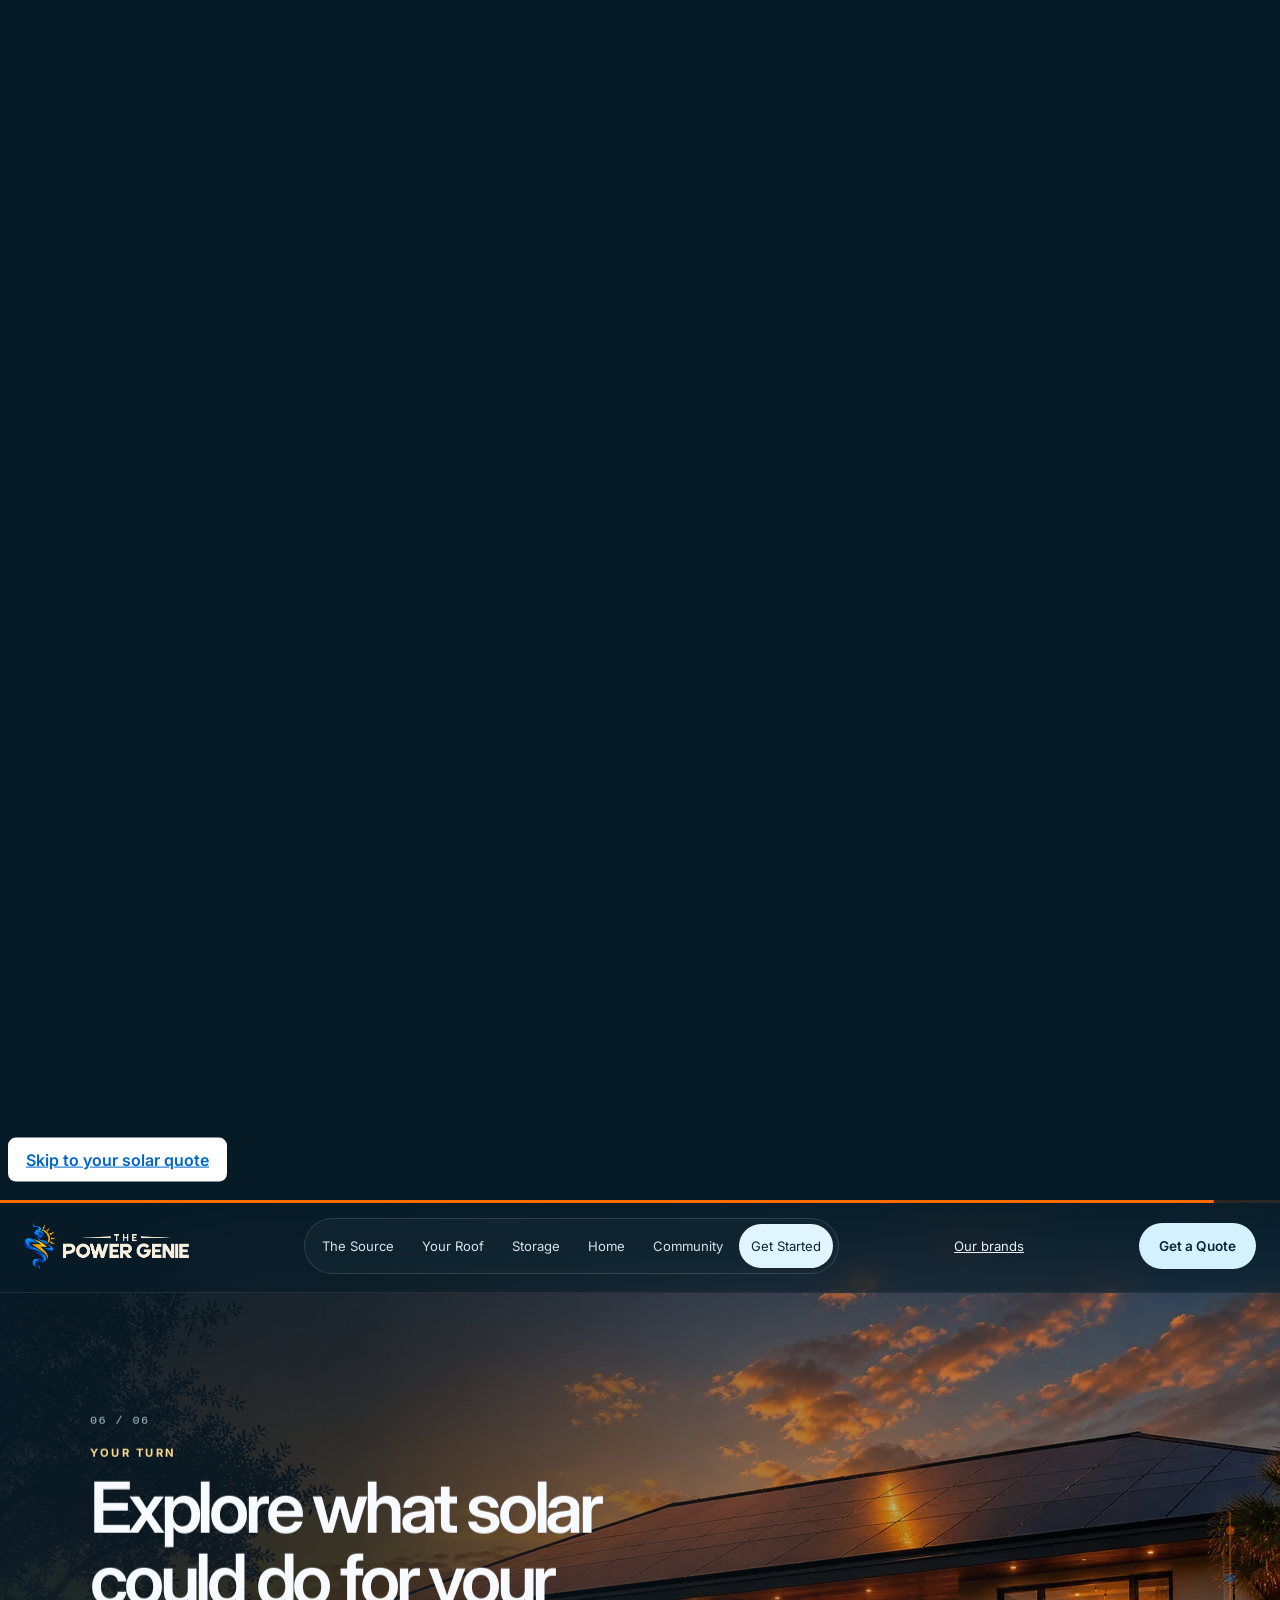
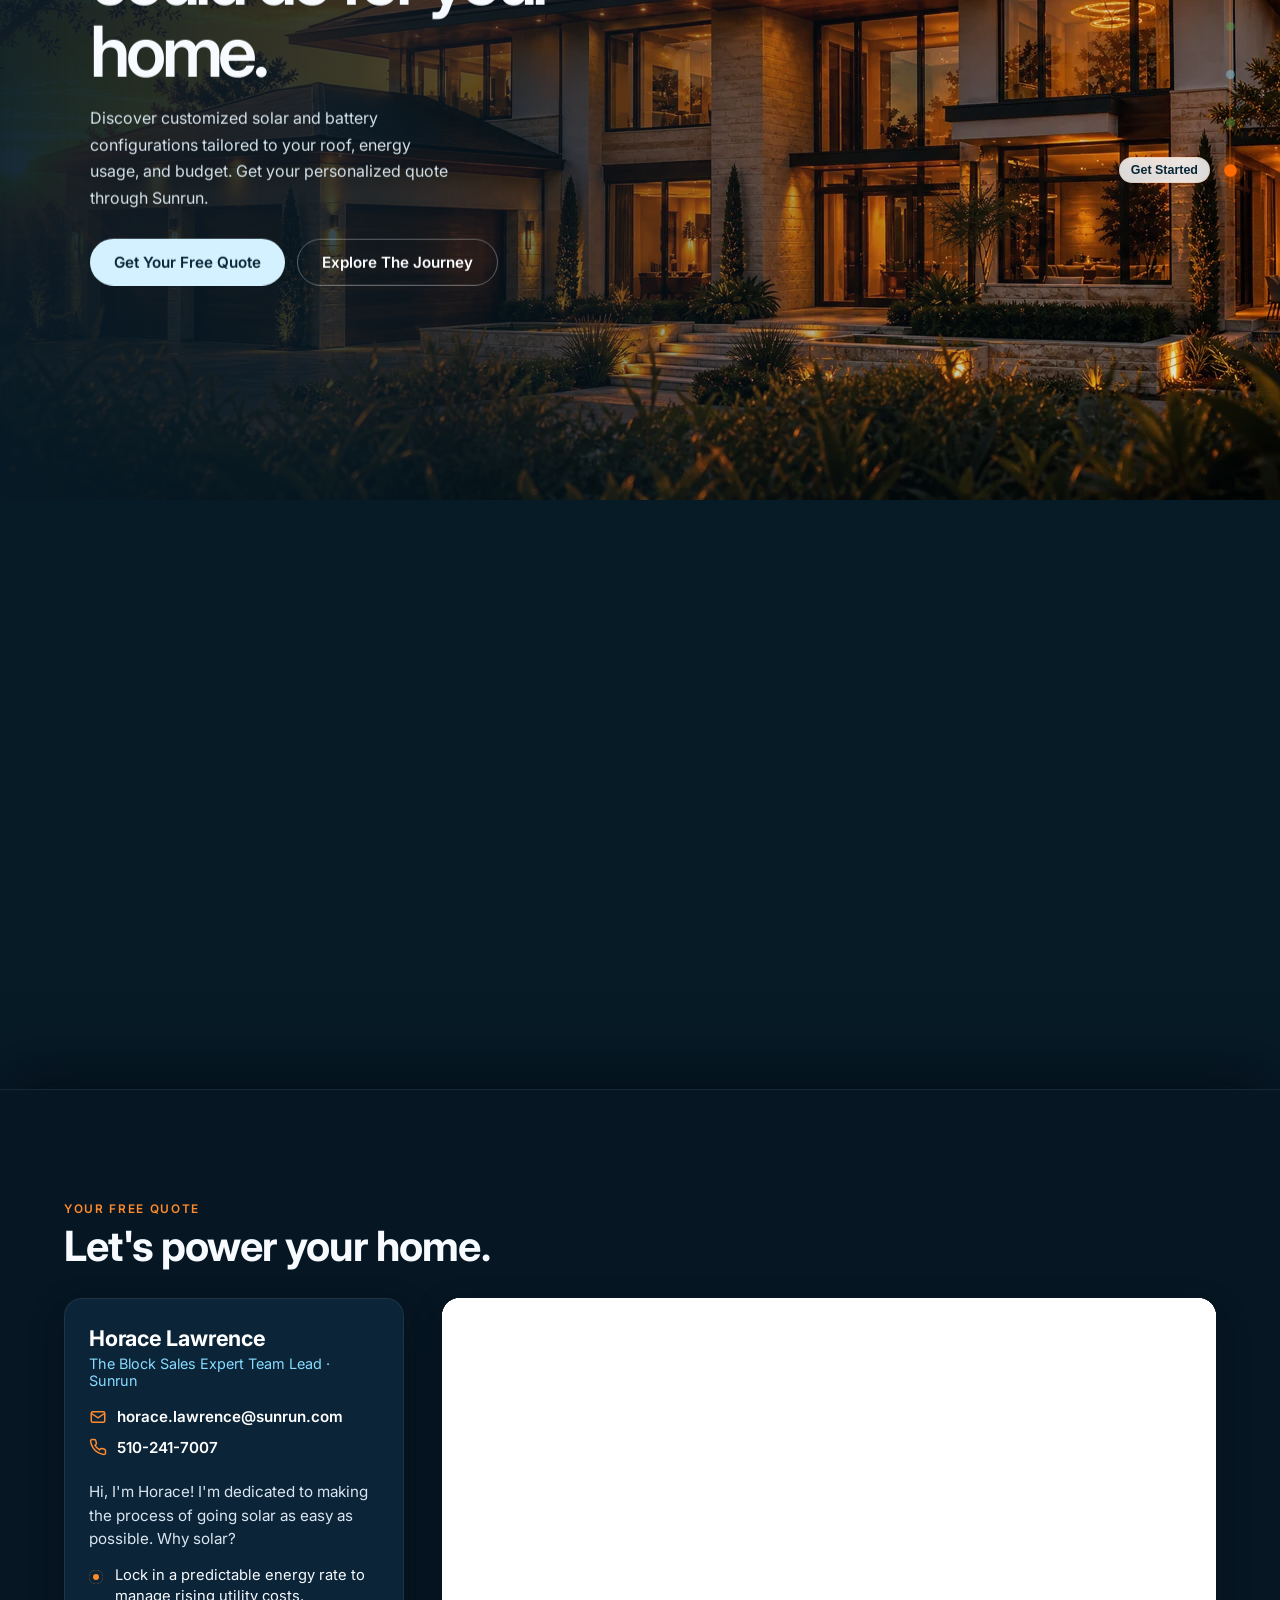
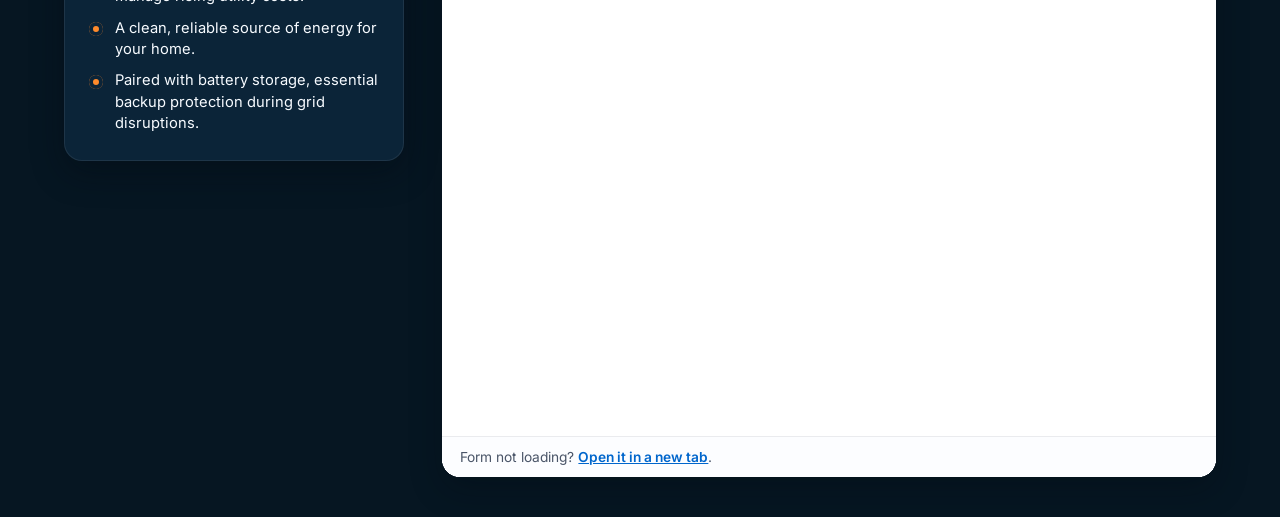
<file: index.html>
<!DOCTYPE html>
<html lang="en">
<head>
  <meta charset="UTF-8">
  <meta name="viewport" content="width=device-width, initial-scale=1.0, viewport-fit=cover">
  <title>THE POWER GENIE by Sunrun — Your Home, Powered by the Sun</title>
  <link rel="icon" type="image/png" href="assets/brand/power-genie-icon.png">
  <meta name="description" content="Scroll through the journey of solar energy — from the sun to your roof, battery, home, and community.">
  <link rel="preconnect" href="https://fonts.googleapis.com">
  <link rel="preconnect" href="https://fonts.gstatic.com" crossorigin>
  <link href="https://fonts.googleapis.com/css2?family=Inter:wght@400;500;600;700&display=swap" rel="stylesheet">
  <style>
    :root {
      --sw-bg: #071b27;
      --sw-ink: #f7fbff;
      --sw-ink-soft: #bed0dc;
      --sw-accent: #87dbff;
      --sw-font-display: 'Inter', ui-rounded, system-ui, sans-serif;
      --sw-font-body: 'Inter', -apple-system, BlinkMacSystemFont, system-ui, sans-serif;
    }
    .pg-skip-journey { position: fixed; top: 8px; left: 8px; z-index: 1000;
      padding: 12px 18px; background: #fff; color: #0066CC; border-radius: 8px;
      transform: translateY(-160%); font: 600 1rem var(--sw-font-body); }
    .pg-skip-journey:focus { transform: none; }
    /* Quote panel: scrolls up over the fixed film like a curtain once the last scene ends. */
    .quote-panel {
      position: relative; z-index: 45;            /* above stage, copy, route rail; below top bar */
      min-height: 100vh; min-height: 100dvh;
      padding: calc(clamp(84px, 10vw, 112px) + env(safe-area-inset-top)) clamp(16px, 5vw, 64px)
               calc(40px + env(safe-area-inset-bottom));
      background: #061622; color: #f7fbff;
      border-top: 1px solid rgba(255, 255, 255, 0.08);
      box-shadow: 0 -24px 48px rgba(3, 10, 18, .55);
      font-family: var(--sw-font-body);
    }
    .quote-panel:focus { outline: none; }        /* focused programmatically; the scroll is the cue */
    .quote-panel__eyebrow {
      margin: 0 0 8px; font-size: .74rem; font-weight: 600; letter-spacing: .14em;
      text-transform: uppercase; color: #FF8A2B;
    }
    .quote-panel h2 {
      margin: 0 0 28px; color: #f7fbff; font-family: var(--sw-font-display); font-weight: 700;
      font-size: clamp(1.7rem, 3.6vw, 2.6rem); letter-spacing: -.02em; line-height: 1.1;
    }
    .quote-panel__grid {
      display: grid; grid-template-columns: minmax(260px, 340px) 1fr; gap: clamp(20px, 3vw, 40px);
      align-items: start; max-width: 1280px;
    }
    .rep-card {
      background: #0b2438; color: #F7FBFF; border-radius: 18px; padding: 26px 24px;
      border: 1px solid rgba(255, 255, 255, 0.08);
      box-shadow: 0 12px 32px rgba(3, 10, 18, .4);
    }
    .rep-card__name { margin: 0; font-size: 1.35rem; font-weight: 700; letter-spacing: -.01em; color: #ffffff; }
    .rep-card__role { margin: 4px 0 18px; font-size: .9rem; color: #87dbff; }
    .rep-card__contact { display: grid; gap: 8px; margin: 0 0 20px; padding: 0; list-style: none; }
    .rep-card__contact a {
      display: inline-flex; align-items: center; gap: 10px; color: #FFFFFF; font-weight: 600;
      font-size: .95rem; text-decoration: none; word-break: break-all;
    }
    .rep-card__contact a:hover, .rep-card__contact a:focus-visible { text-decoration: underline; color: #87dbff; }
    .rep-card__contact svg { flex: none; width: 18px; height: 18px; color: #FF8A2B; }
    .rep-card__intro { margin: 0 0 14px; font-size: .95rem; line-height: 1.55; color: #D9E6F2; }
    .rep-card__why { display: grid; gap: 10px; margin: 0; padding: 0; list-style: none; }
    .rep-card__why li {
      position: relative; padding-left: 26px; font-size: .92rem; line-height: 1.45; color: #F7FBFF;
    }
    .rep-card__why li::before {
      content: ""; position: absolute; left: 0; top: .32em; width: 14px; height: 14px; border-radius: 50%;
      background: #FF8A2B; box-shadow: inset 0 0 0 4px #0b2438;
    }
    .quote-panel__formwrap {
      background: #FFFFFF; border-radius: 18px; overflow: hidden;
      box-shadow: 0 12px 32px rgba(3, 10, 18, .3);
    }
    .quote-panel__frame { display: block; width: 100%; height: min(900px, 82vh); height: min(900px, 82dvh); border: 0; background: #FFFFFF; }
    .quote-panel__alt {
      margin: 0; padding: 12px 18px; font-size: .86rem; color: #4A5568;
      border-top: 1px solid rgba(26, 26, 46, .08); background: #fcfdff;
    }
    .quote-panel__alt a { color: #0066CC; font-weight: 600; text-decoration: underline; }
    @media (max-width: 860px) {
      .quote-panel__grid { grid-template-columns: 1fr; }
    }
  </style>
  <link rel="stylesheet" href="experience.css">
</head>
<body>
  <a class="pg-skip-journey" href="#quote">Skip to your solar quote</a>
  <main id="world"></main>
  <!-- Phone-only: puts the quote CTA in thumb reach. Hidden until the scroll
       hint has faded, and again once the quote panel itself is on screen. -->
  <a class="pg-quote-dock" href="#quote">Get a Quote</a>
  <section class="quote-panel" id="quote" aria-labelledby="quote-title" tabindex="-1">
    <p class="quote-panel__eyebrow">Your free quote</p>
    <h2 id="quote-title">Let's power your home.</h2>
    <div class="quote-panel__grid">
      <aside class="rep-card" aria-label="Your Sunrun solar expert">
        <p class="rep-card__name">Horace Lawrence</p>
        <p class="rep-card__role">The Block Sales Expert Team Lead · Sunrun</p>
        <ul class="rep-card__contact">
          <li><a href="mailto:horace.lawrence@sunrun.com"><svg viewBox="0 0 24 24" fill="none" stroke="currentColor" stroke-width="2" aria-hidden="true"><rect x="3" y="5" width="18" height="14" rx="2"/><path d="m3 7 9 6 9-6"/></svg>horace.lawrence@sunrun.com</a></li>
          <li><a href="tel:+15102417007"><svg viewBox="0 0 24 24" fill="none" stroke="currentColor" stroke-width="2" aria-hidden="true"><path d="M22 16.9v3a2 2 0 0 1-2.2 2 19.8 19.8 0 0 1-8.6-3.1 19.5 19.5 0 0 1-6-6A19.8 19.8 0 0 1 2.1 4.2 2 2 0 0 1 4.1 2h3a2 2 0 0 1 2 1.7c.1.9.4 1.8.7 2.7a2 2 0 0 1-.5 2.1L8 9.8a16 16 0 0 0 6 6l1.3-1.3a2 2 0 0 1 2.1-.4c.9.3 1.8.6 2.7.7a2 2 0 0 1 1.7 2z"/></svg>510-241-7007</a></li>
        </ul>
        <p class="rep-card__intro">Hi, I'm Horace! I'm dedicated to making the process of going solar as easy as possible. Why solar?</p>
        <ul class="rep-card__why">
          <li>Lock in a predictable energy rate to manage rising utility costs.</li>
          <li>A clean, reliable source of energy for your home.</li>
          <li>Paired with battery storage, essential backup protection during grid disruptions.</li>
        </ul>
      </aside>
      <div class="quote-panel__formwrap">
        <iframe class="quote-panel__frame" title="Sunrun quote request form"
          data-src="https://sunrun.my.salesforce-sites.com/purl/?srep=/powergenie#form-group"
          referrerpolicy="strict-origin-when-cross-origin"></iframe>
        <p class="quote-panel__alt">Form not loading? <a href="https://sunrun.my.salesforce-sites.com/purl/?srep=/powergenie" target="_blank" rel="noopener">Open it in a new tab</a>.</p>
      </div>
    </div>
  </section>
  <noscript><p>Explore solar and battery options for your home. <a href="https://sunrun.my.salesforce-sites.com/purl/?srep=/powergenie">Get your quote from THE POWER GENIE</a>.</p></noscript>

  <script src="scrub-engine.js"></script>
  <script src="assets/vid/motion-profile.js"></script>
  <script src="power-genie-world.js"></script>
  <script>
    // Load Sunrun's page opened at its form (#form-group). Browsers may scroll the
    // parent page to that anchor when the frame loads, which would yank visitors
    // through the film, so any jump that wasn't caused by the visitor is undone.
    (() => {
      const frame = document.querySelector('.quote-panel__frame');
      if (!frame) return;
      let guardUntil = 0, lastY = scrollY, userUntil = 0;
      const allow = ms => { userUntil = Math.max(userUntil, performance.now() + ms); };
      // Wheel/touch scroll right away; clicks and keys can start long smooth scrolls.
      ['wheel', 'touchstart', 'touchmove'].forEach(ev => addEventListener(ev, () => allow(400), { passive: true }));
      ['keydown', 'pointerdown'].forEach(ev => addEventListener(ev, () => allow(2500), { passive: true }));
      window.allowQuoteScroll = allow;
      addEventListener('scroll', () => {
        const now = performance.now(), dy = Math.abs(scrollY - lastY);
        // Smooth scrolls (nav, "Get a Quote") move in small steps; the anchor jump is one big leap.
        if (now < guardUntil && now > userUntil && dy > 300) { scrollTo(0, lastY); return; }
        lastY = scrollY;
      }, { passive: true });
      const load = () => {
        if (frame.src) return;
        lastY = scrollY; guardUntil = performance.now() + 15000;
        frame.addEventListener('load', () => { guardUntil = performance.now() + 1500; }, { once: true });
        frame.src = frame.dataset.src;
      };
      if ('IntersectionObserver' in window) {
        const io = new IntersectionObserver(entries => {
          if (entries.some(e => e.isIntersecting)) { io.disconnect(); load(); }
        }, { rootMargin: '1200px 0px' });
        io.observe(frame);
      } else load();

      // If loaded directly with #quote hash, navigate directly
      if (location.hash === '#quote') {
        allow(6000);
        setTimeout(() => {
          const panel = document.getElementById('quote');
          if (panel) panel.scrollIntoView({ behavior: 'auto' });
        }, 150);
      }
    })();
  </script>
  <script>
    // "Get a Quote" buttons glide down to the embedded quote form.
    document.addEventListener('click', event => {
      const link = event.target.closest('a[href="#quote"]');
      if (!link) return;
      event.preventDefault();
      const reduce = window.matchMedia('(prefers-reduced-motion: reduce)').matches;
      if (window.allowQuoteScroll) window.allowQuoteScroll(4000);   // deliberate long scroll
      const panel = document.getElementById('quote');
      panel.scrollIntoView({ behavior: reduce ? 'auto' : 'smooth' });
      // preventDefault() above skips the fragment navigation, so move focus in by hand:
      // otherwise the next Tab stays in the film instead of entering the form.
      panel.focus({ preventScroll: true });
      if (location.hash !== '#quote') history.replaceState(null, '', '#quote');
    });

    // Show the phone dock once the engine's scroll hint has faded (it fades
    // across the first half viewport), and hide it again when the quote panel
    // is on screen, where a floating button would only cover the form.
    (() => {
      const dock = document.querySelector('.pg-quote-dock');
      if (!dock) return;
      const panel = document.getElementById('quote');
      let panelOnScreen = false;
      const update = () => {
        // display tells us whether the media queries allow the dock at all
        // (phone width, tall enough, not reading mode), so the bar's CTA is
        // only hidden when the dock really can take over from it.
        const usable = getComputedStyle(dock).display !== 'none';
        const on = usable && window.scrollY > innerHeight * 0.5 && !panelOnScreen;
        dock.classList.toggle('is-shown', on);
        document.documentElement.classList.toggle('pg-dock-on', on);
      };
      addEventListener('scroll', update, { passive: true });
      addEventListener('resize', update, { passive: true });
      if (panel && 'IntersectionObserver' in window) {
        new IntersectionObserver(([entry]) => {
          panelOnScreen = entry.isIntersecting;
          update();
        }, { rootMargin: '0px 0px -25% 0px' }).observe(panel);
      }
      update();
    })();
  </script>
  <script src="ecosystem.js"></script>
</body>
</html>
</file>
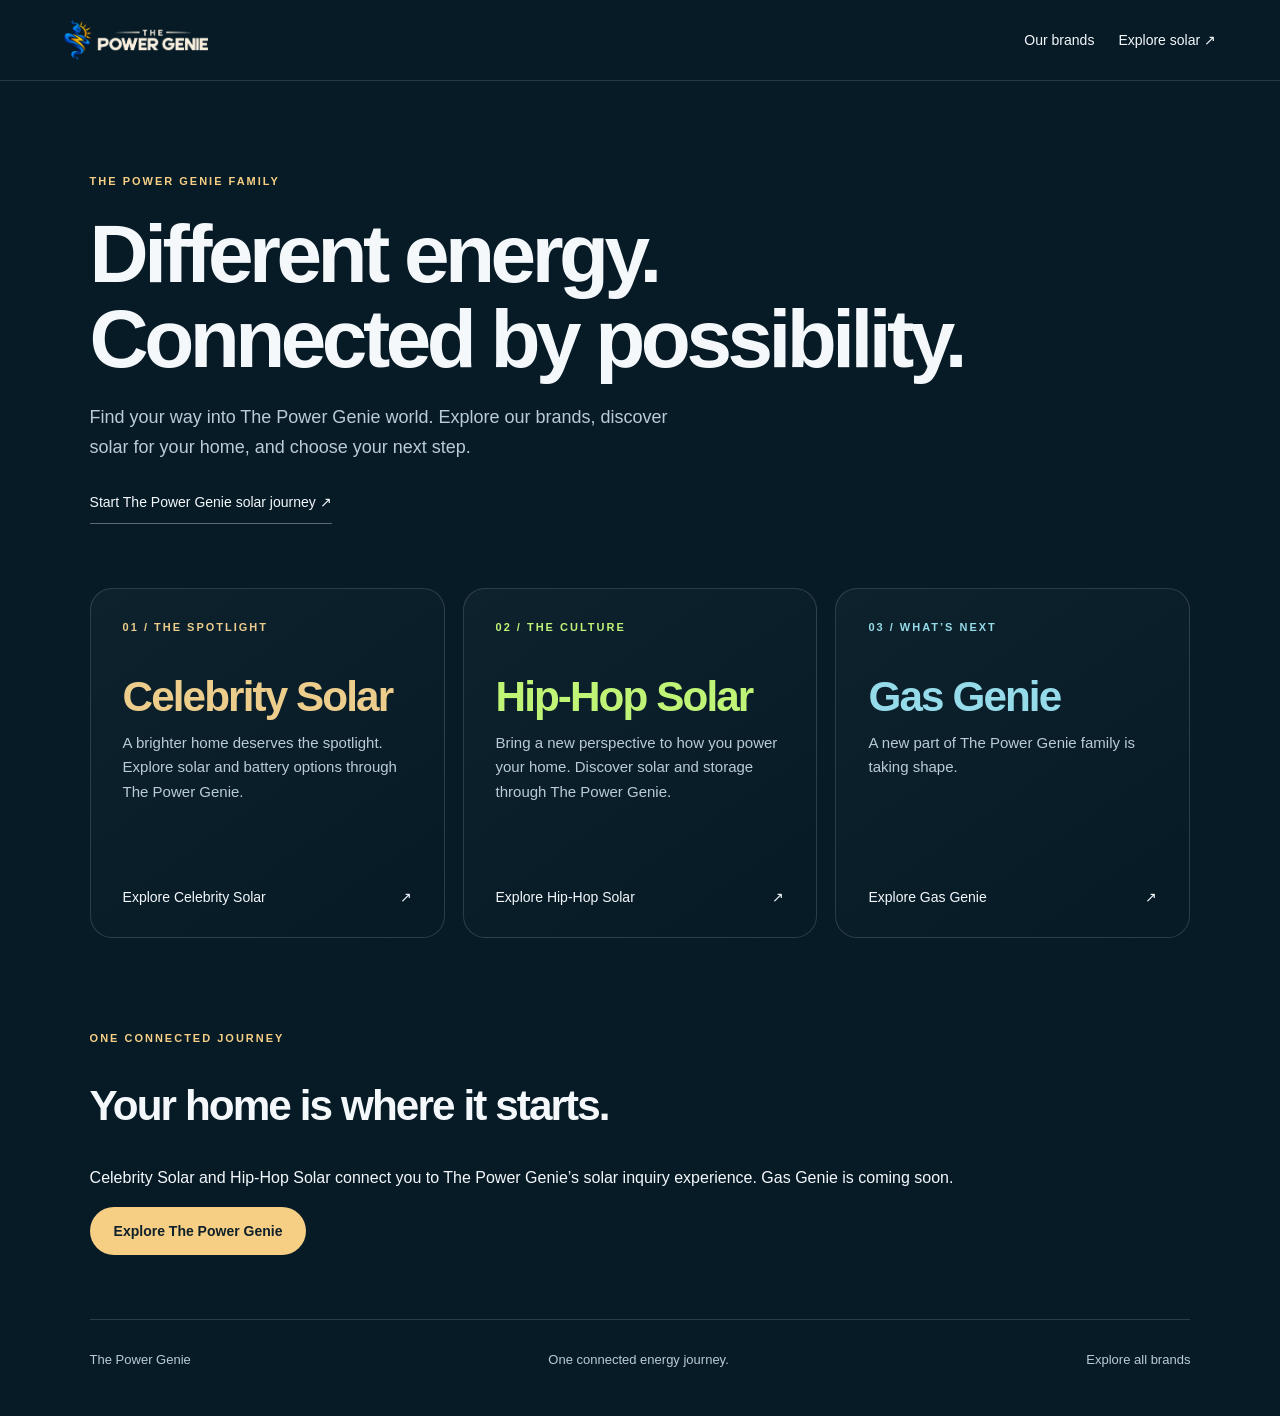
<file: brands.html>
<!doctype html><html lang="en"><head><meta charset="utf-8"><meta name="viewport" content="width=device-width,initial-scale=1,viewport-fit=cover"><title>Our brands | The Power Genie</title><meta name="description" content="Explore Our brands, part of The Power Genie brand family."><link rel="icon" type="image/png" href="assets/brand/power-genie-icon.png"><link rel="stylesheet" href="brands.css"></head><body class=""><header class="family-header"><a class="family-logo" href="index.html"><img src="assets/brand/power-genie-lockup.webp" alt="The Power Genie" width="144" height="40"></a><nav aria-label="Brand navigation"><a href="brands.html">Our brands</a><a href="index.html">Explore solar ↗</a></nav></header><main><section class="family-intro"><p class="kicker">THE POWER GENIE FAMILY</p><h1>Different energy.<br>Connected by possibility.</h1><p class="intro">Find your way into The Power Genie world. Explore our brands, discover solar for your home, and choose your next step.</p><a class="text-link" href="index.html">Start The Power Genie solar journey ↗</a></section><section class="brand-grid" aria-label="Choose a brand"><a class="brand-card celebrity-solar" href="celebrity-solar.html"><span class="kicker">01 / THE SPOTLIGHT</span><h2>Celebrity Solar</h2><p>A brighter home deserves the spotlight. Explore solar and battery options through The Power Genie.</p><span class="card-action">Explore Celebrity Solar <span aria-hidden="true">↗</span></span></a><a class="brand-card hip-hop-solar" href="hip-hop-solar.html"><span class="kicker">02 / THE CULTURE</span><h2>Hip-Hop Solar</h2><p>Bring a new perspective to how you power your home. Discover solar and storage through The Power Genie.</p><span class="card-action">Explore Hip-Hop Solar <span aria-hidden="true">↗</span></span></a><a class="brand-card gas-genie" href="gas-genie.html"><span class="kicker">03 / WHAT’S NEXT</span><h2>Gas Genie</h2><p>A new part of The Power Genie family is taking shape.</p><span class="card-action">Explore Gas Genie <span aria-hidden="true">↗</span></span></a></section><section class="family-outro"><p class="kicker">ONE CONNECTED JOURNEY</p><h2>Your home is where it starts.</h2><p>Celebrity Solar and Hip-Hop Solar connect you to The Power Genie’s solar inquiry experience. Gas Genie is coming soon.</p><a class="button" href="index.html">Explore The Power Genie</a></section></main><footer><a href="index.html">The Power Genie</a><span>One connected energy journey.</span><a href="brands.html">Explore all brands</a></footer><script src="ecosystem.js"></script></body></html>
</file>
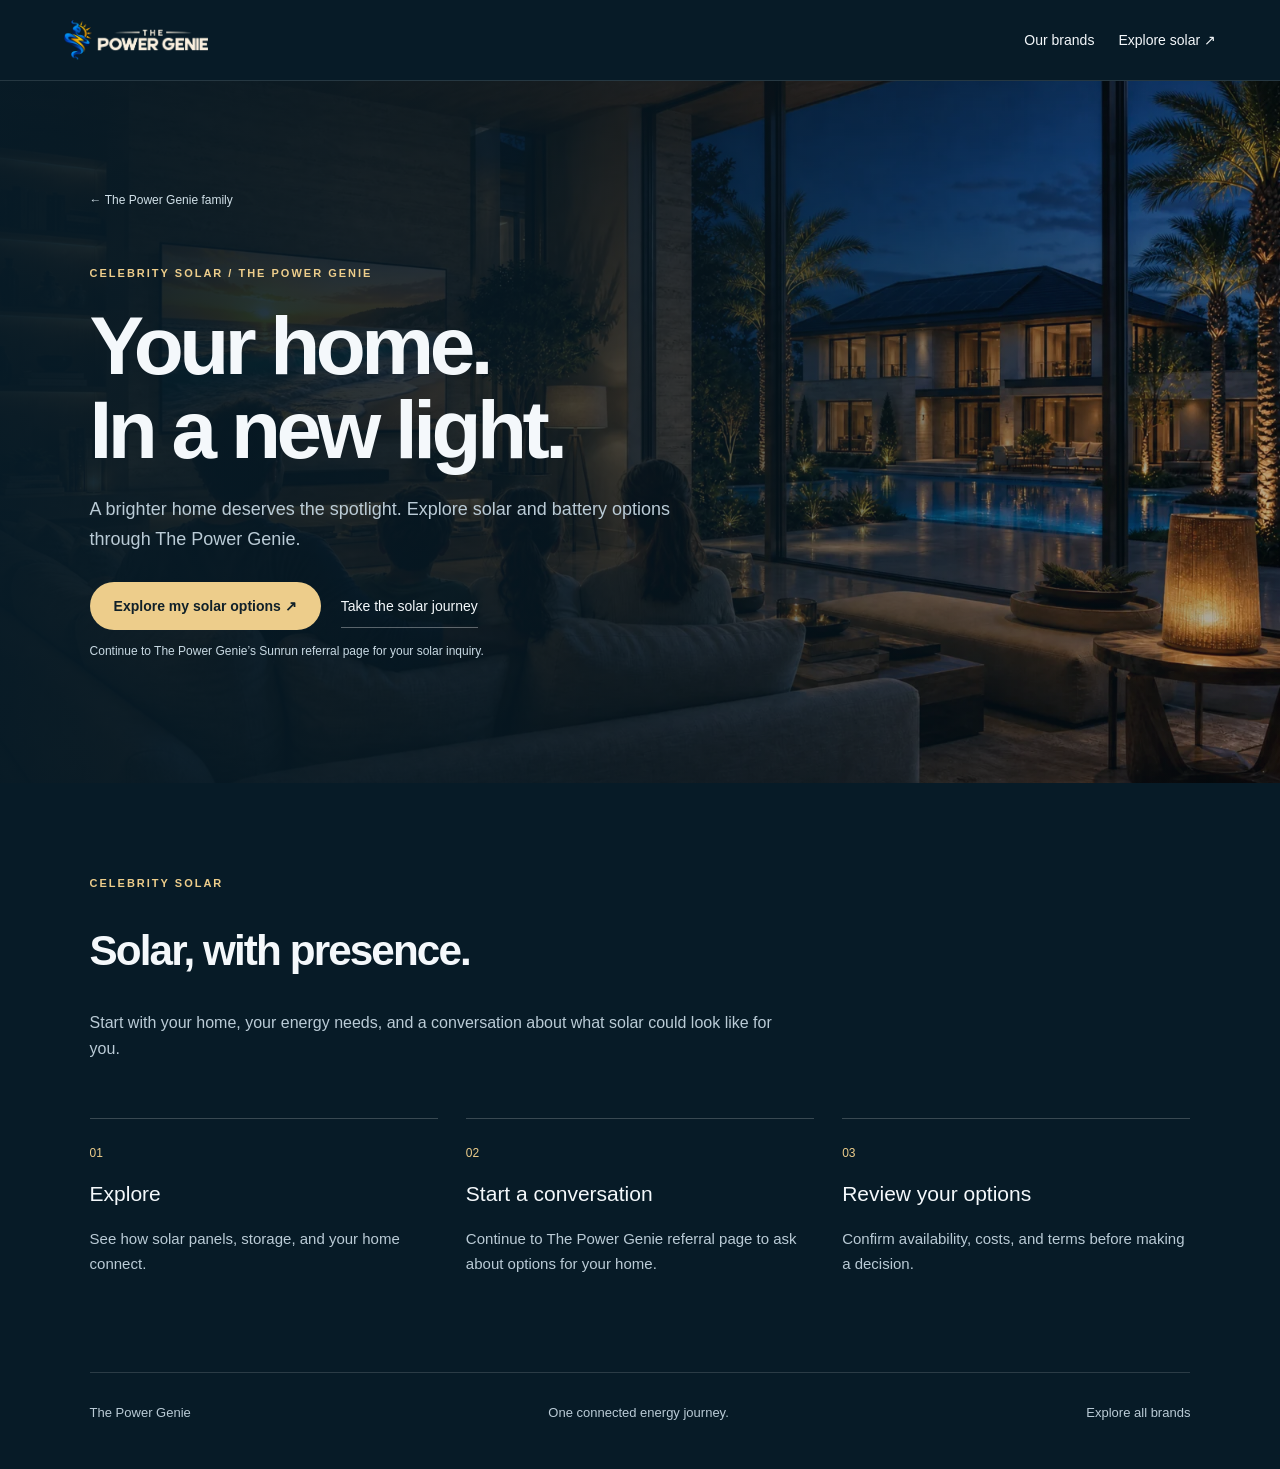
<file: celebrity-solar.html>
<!doctype html><html lang="en"><head><meta charset="utf-8"><meta name="viewport" content="width=device-width,initial-scale=1,viewport-fit=cover"><title>Celebrity Solar | The Power Genie</title><meta name="description" content="Explore Celebrity Solar, part of The Power Genie brand family."><link rel="icon" type="image/png" href="assets/brand/power-genie-icon.png"><link rel="stylesheet" href="brands.css"></head><body class="celebrity-solar"><header class="family-header"><a class="family-logo" href="index.html"><img src="assets/brand/power-genie-lockup.webp" alt="The Power Genie" width="144" height="40"></a><nav aria-label="Brand navigation"><a href="brands.html">Our brands</a><a href="index.html">Explore solar ↗</a></nav></header><main><section class="brand-hero"><img class="hero-image" src="assets/stills/04-home.webp" alt="" fetchpriority="high"><div class="hero-content"><a class="back" href="brands.html">← The Power Genie family</a><p class="kicker">Celebrity Solar / THE POWER GENIE</p><h1>Your home.<br>In a new light.</h1><p class="intro">A brighter home deserves the spotlight. Explore solar and battery options through The Power Genie.</p><div class="actions"><a class="button" data-solar-source="celebrity-solar" href="https://sunrun.my.salesforce-sites.com/purl/?srep=/powergenie&amp;utm_source=celebrity-solar&amp;utm_medium=brand_site&amp;utm_campaign=power_genie">Explore my solar options ↗</a><a class="text-link" href="index.html?source=celebrity-solar">Take the solar journey</a></div><p class="note">Continue to The Power Genie’s Sunrun referral page for your solar inquiry.</p></div></section><section class="story"><p class="kicker">Celebrity Solar</p><h2>Solar, with presence.</h2><p>Start with your home, your energy needs, and a conversation about what solar could look like for you.</p><section class="steps" aria-label="Your next steps"><div><span>01</span><h3>Explore</h3><p>See how solar panels, storage, and your home connect.</p></div><div><span>02</span><h3>Start a conversation</h3><p>Continue to The Power Genie referral page to ask about options for your home.</p></div><div><span>03</span><h3>Review your options</h3><p>Confirm availability, costs, and terms before making a decision.</p></div></section></section></main><footer><a href="index.html">The Power Genie</a><span>One connected energy journey.</span><a href="brands.html">Explore all brands</a></footer><script src="ecosystem.js"></script></body></html>
</file>
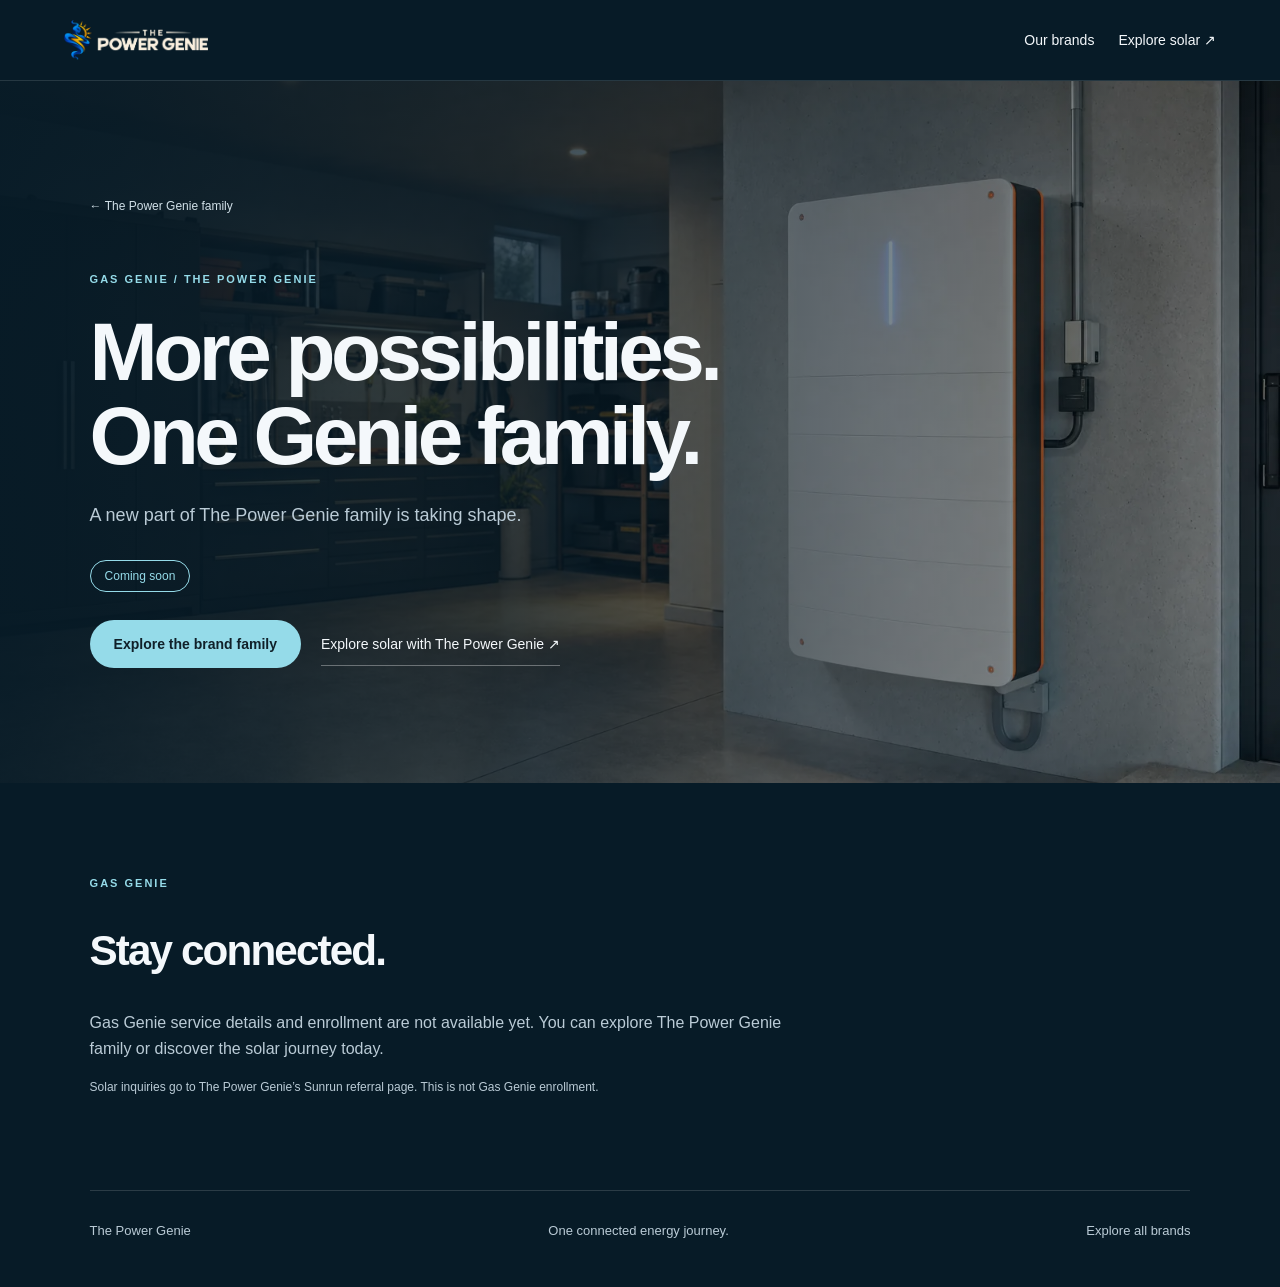
<file: gas-genie.html>
<!doctype html><html lang="en"><head><meta charset="utf-8"><meta name="viewport" content="width=device-width,initial-scale=1,viewport-fit=cover"><title>Gas Genie | The Power Genie</title><meta name="description" content="Explore Gas Genie, part of The Power Genie brand family."><link rel="icon" type="image/png" href="assets/brand/power-genie-icon.png"><link rel="stylesheet" href="brands.css"></head><body class="gas-genie"><header class="family-header"><a class="family-logo" href="index.html"><img src="assets/brand/power-genie-lockup.webp" alt="The Power Genie" width="144" height="40"></a><nav aria-label="Brand navigation"><a href="brands.html">Our brands</a><a href="index.html">Explore solar ↗</a></nav></header><main><section class="brand-hero"><img class="hero-image" src="assets/stills/03-battery.webp" alt="" fetchpriority="high"><div class="hero-content"><a class="back" href="brands.html">← The Power Genie family</a><p class="kicker">Gas Genie / THE POWER GENIE</p><h1>More possibilities.<br>One Genie family.</h1><p class="intro">A new part of The Power Genie family is taking shape.</p><span class="status">Coming soon</span><div class="actions"><a class="button" href="brands.html">Explore the brand family</a><a class="text-link" href="index.html?source=gas-genie">Explore solar with The Power Genie ↗</a></div></div></section><section class="story"><p class="kicker">Gas Genie</p><h2>Stay connected.</h2><p>Gas Genie service details and enrollment are not available yet. You can explore The Power Genie family or discover the solar journey today.</p><p class="note">Solar inquiries go to The Power Genie’s Sunrun referral page. This is not Gas Genie enrollment.</p></section></main><footer><a href="index.html">The Power Genie</a><span>One connected energy journey.</span><a href="brands.html">Explore all brands</a></footer><script src="ecosystem.js"></script></body></html>
</file>
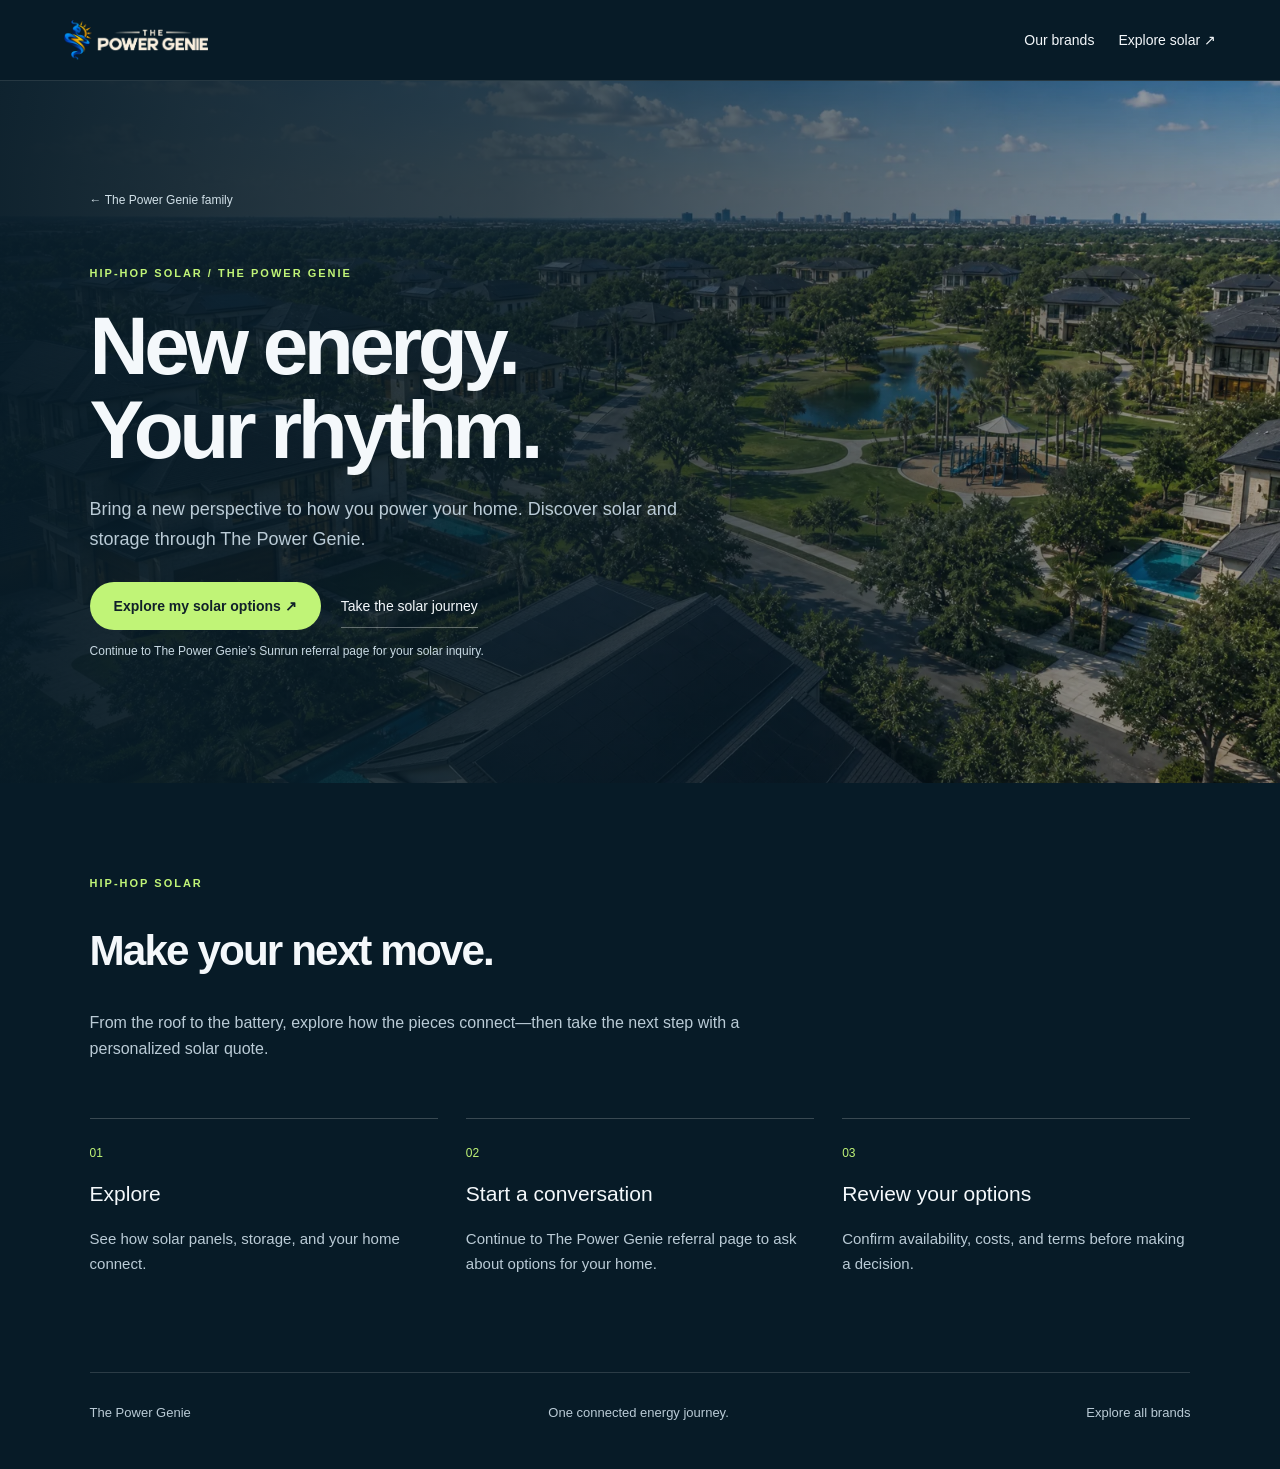
<file: hip-hop-solar.html>
<!doctype html><html lang="en"><head><meta charset="utf-8"><meta name="viewport" content="width=device-width,initial-scale=1,viewport-fit=cover"><title>Hip-Hop Solar | The Power Genie</title><meta name="description" content="Explore Hip-Hop Solar, part of The Power Genie brand family."><link rel="icon" type="image/png" href="assets/brand/power-genie-icon.png"><link rel="stylesheet" href="brands.css"></head><body class="hip-hop-solar"><header class="family-header"><a class="family-logo" href="index.html"><img src="assets/brand/power-genie-lockup.webp" alt="The Power Genie" width="144" height="40"></a><nav aria-label="Brand navigation"><a href="brands.html">Our brands</a><a href="index.html">Explore solar ↗</a></nav></header><main><section class="brand-hero"><img class="hero-image" src="assets/stills/05-community.webp" alt="" fetchpriority="high"><div class="hero-content"><a class="back" href="brands.html">← The Power Genie family</a><p class="kicker">Hip-Hop Solar / THE POWER GENIE</p><h1>New energy.<br>Your rhythm.</h1><p class="intro">Bring a new perspective to how you power your home. Discover solar and storage through The Power Genie.</p><div class="actions"><a class="button" data-solar-source="hip-hop-solar" href="https://sunrun.my.salesforce-sites.com/purl/?srep=/powergenie&amp;utm_source=hip-hop-solar&amp;utm_medium=brand_site&amp;utm_campaign=power_genie">Explore my solar options ↗</a><a class="text-link" href="index.html?source=hip-hop-solar">Take the solar journey</a></div><p class="note">Continue to The Power Genie’s Sunrun referral page for your solar inquiry.</p></div></section><section class="story"><p class="kicker">Hip-Hop Solar</p><h2>Make your next move.</h2><p>From the roof to the battery, explore how the pieces connect—then take the next step with a personalized solar quote.</p><section class="steps" aria-label="Your next steps"><div><span>01</span><h3>Explore</h3><p>See how solar panels, storage, and your home connect.</p></div><div><span>02</span><h3>Start a conversation</h3><p>Continue to The Power Genie referral page to ask about options for your home.</p></div><div><span>03</span><h3>Review your options</h3><p>Confirm availability, costs, and terms before making a decision.</p></div></section></section></main><footer><a href="index.html">The Power Genie</a><span>One connected energy journey.</span><a href="brands.html">Explore all brands</a></footer><script src="ecosystem.js"></script></body></html>
</file>
<file: experience.css>
/* Page theme deliberately lives outside the engine's cascade layer. */
:root,.sw-root{--sw-bg:#071b27;--sw-ink:#f7fbff;--sw-ink-soft:#bed0dc;--sw-accent:#87dbff;--sw-font-display:'Inter',sans-serif;--sw-font-body:'Inter',sans-serif}
*{box-sizing:border-box}html{scroll-padding-top:88px}body{background:#071b27}
a,button{-webkit-tap-highlight-color:transparent}a:focus-visible,button:focus-visible{outline:3px solid #ffdc90;outline-offset:5px}
.sw-topbar{padding:18px max(24px,env(safe-area-inset-right)) 18px max(24px,env(safe-area-inset-left));background:linear-gradient(#071b27ed,#071b2799);border-bottom:1px solid #ffffff1a;backdrop-filter:blur(16px)}
.sw-brand__name{letter-spacing:-.04em;font-size:1.2rem}.sw-brand__mark{background:#ffcf75;border-radius:50%;width:23px;height:23px;box-shadow:0 0 24px #ffcf7544}
.sw-nav{background:#ffffff09;border-color:#ffffff20}.sw-nav__item{min-height:44px;padding:8px 12px;color:#d4e3ed}.sw-nav__item.is-active{background:#e1f5ff;color:#092636}
.sw-topcta,.sw-btn--primary{background:#d4f1ff;color:#082638;min-height:46px;display:inline-flex;align-items:center;justify-content:center}
.sw-topcta{font-size:.85rem}.sw-copy{width:min(44vw,620px);left:7vw}
.sw-copy__title{font-size:clamp(2.8rem,5.5vw,5.5rem);font-weight:600;letter-spacing:-.06em;line-height:1.02;text-shadow:none}
.sw-copy__eyebrow{color:#ffdc90;font-size:.7rem;letter-spacing:.2em}.sw-copy__num{color:#a8c5d6}
.sw-copy__body{color:#d5e3eb;max-width:37ch;text-shadow:none;line-height:1.65}
.sw-copy__tags li{background:#ffffff0d;color:#d8e9f2;border-color:#ffffff26;font-size:.74rem;font-weight:500}
.sw-copylayer::before{width:100%;background:linear-gradient(90deg,#071b27f0 0%,#071b27c9 28%,#071b2755 58%,#071b2710 100%)}
.sw-btn--ghost{border-color:#ffffff55;color:white}.sw-route{right:18px;gap:4px}.sw-route__dot{width:44px;height:44px}.sw-route__label{color:#082638;right:42px}.sw-hint{color:#d9e8f2}
/* Reduced motion and data saving use a real document with portrait art.
   No desktop video requests, fixed layers, scroll trap, or fading text. */
.sw-reading .sw-stage,.sw-reading .sw-sky,.sw-reading .sw-track,.sw-reading .sw-route,.sw-reading .sw-hint{display:none}
.sw-reading .sw-copylayer{position:relative;inset:auto;pointer-events:auto}
.sw-reading .sw-copylayer::before{display:none}
.sw-reading .sw-copy{position:relative;isolation:isolate;inset:auto;width:100%;max-width:none;min-height:100svh;opacity:1;transform:none!important;display:flex;flex-direction:column;justify-content:flex-end;padding:180px max(24px,6vw) calc(48px + env(safe-area-inset-bottom));overflow:hidden;scroll-margin-top:0;will-change:auto}
.sw-reading .sw-copy::before{content:'';position:absolute;inset:0;z-index:-1;background:linear-gradient(180deg,#071b2720 0%,#071b2730 22%,#071b27dc 55%,#071b27 100%)}
.sw-reading__image{position:absolute;inset:0;width:100%;height:100%;object-fit:cover;object-position:center 30%;z-index:-2}
.sw-reading .sw-copy__title{font-size:clamp(2.6rem,9vw,4.8rem);max-width:13ch;margin-top:12px}
.sw-reading .sw-copy__body{font-size:1rem;max-width:42ch;margin:20px 0 0}
.sw-reading .sw-copy__tags{margin-top:22px}.sw-reading .sw-copy__cta{margin-top:26px;gap:12px}
.sw-reading .sw-btn{min-height:48px;padding:14px 22px}.sw-reading .sw-nav{display:none}
@media(max-width:600px){.sw-topbar{padding:calc(12px + env(safe-area-inset-top)) 18px 12px;gap:12px}.sw-brand__name{font-size:1rem}.sw-brand{gap:8px}.sw-topcta{padding:10px 16px}.sw-reading .sw-copy{padding-left:24px;padding-right:24px}.sw-copy__cta{align-items:stretch}.sw-copy__cta a{flex:1;text-align:center}.sw-copy__num{font-size:.68rem}}
@media(max-height:500px) and (orientation:landscape){.sw-reading .sw-copy{min-height:650px}.sw-reading__image{object-position:center 45%}}
@media(prefers-reduced-motion:reduce){*,*::before,*::after{animation:none!important;transition:none!important;scroll-behavior:auto!important}}

/* Power Genie signature: solar orbit, energy bolt, and a cool-blue spark. */
.sw-brand{flex-shrink:0;gap:10px;min-height:44px}
.sw-brand__logo{display:block;width:40px;height:40px;flex:none}
.sw-brand__name{font-size:1.25rem;font-weight:600;letter-spacing:-.055em;white-space:nowrap;color:#fff6e4}
@media(max-width:600px){.sw-brand{gap:7px}.sw-brand__logo{width:32px;height:32px}.sw-brand__name{font-size:1rem}}

/* Same fixed-stage cinematic journey, scaled to the phone viewport. */
@media(max-width:860px){
  .sw-root:not(.sw-reading) .sw-copy{left:22px;right:52px;top:auto;bottom:calc(64px + env(safe-area-inset-bottom));width:auto;max-width:520px}
  .sw-root:not(.sw-reading) .sw-copylayer::before{inset:0;width:100%;height:100%;background:linear-gradient(180deg,#071b2730 10%,#071b2708 28%,#071b2799 54%,#071b27f5 100%)}
  .sw-root:not(.sw-reading) .sw-copy__title{font-size:clamp(1.85rem,7.4vw,3rem);line-height:1.05;max-width:15ch}
  .sw-root:not(.sw-reading) .sw-copy__eyebrow{font-size:.62rem;margin-top:10px}
  .sw-root:not(.sw-reading) .sw-copy__body{font-size:.9rem;line-height:1.5;margin-top:12px;max-width:38ch}
  .sw-root:not(.sw-reading) .sw-copy__tags{gap:6px;margin-top:14px}
  .sw-root:not(.sw-reading) .sw-copy__tags li{font-size:.65rem;padding:5px 9px}
  .sw-root:not(.sw-reading) .sw-copy__cta{margin-top:18px;gap:8px}
  .sw-root:not(.sw-reading) .sw-btn{padding:12px 16px;font-size:.8rem;min-height:44px}
  .sw-route{right:0;padding:8px 0;gap:0}.sw-route__dot{width:44px;height:44px}
  .sw-hint{font-size:.6rem;bottom:calc(12px + env(safe-area-inset-bottom));gap:5px}.sw-hint i{height:24px;width:16px}
}
@media(max-width:860px) and (max-height:650px){
  .sw-root:not(.sw-reading) .sw-copy{bottom:44px}
  .sw-root:not(.sw-reading) .sw-copy__title{font-size:1.8rem}
  .sw-root:not(.sw-reading) .sw-copy__body{font-size:.82rem;line-height:1.4;margin-top:8px}
  .sw-root:not(.sw-reading) .sw-copy__tags{display:none}
  .sw-root:not(.sw-reading) .sw-copy__cta{margin-top:12px}
}
@media(max-width:860px) and (orientation:landscape) and (max-height:500px){
  .sw-root:not(.sw-reading) .sw-copy{left:24px;right:64px;bottom:18px;max-width:600px}
  .sw-root:not(.sw-reading) .sw-copy__num,.sw-root:not(.sw-reading) .sw-copy__eyebrow,.sw-hint{display:none}
  .sw-root:not(.sw-reading) .sw-copy__title{font-size:1.55rem;max-width:none}
  .sw-root:not(.sw-reading) .sw-copy__body{max-width:65ch}
  .sw-root:not(.sw-reading) .sw-copy__cta{max-width:420px}
  .sw-route{top:auto;bottom:8px;transform:none}
}
.sw-family-link{display:inline-flex;align-items:center;justify-content:center;min-height:44px;font-size:.82rem;white-space:nowrap;color:#e5f1f7}
@media(max-width:1200px){.sw-nav{display:none}}
@media(max-width:600px){.sw-topbar{gap:8px;padding-left:12px;padding-right:12px}.sw-family-link{font-size:.7rem}.sw-topcta{font-size:.72rem;padding:10px 12px}.sw-brand__name{font-size:.9rem}.sw-brand__logo{width:28px;height:28px}.sw-brand{gap:5px}}

/* The Power Genie lockup: the genie mark with the wordmark set in cream, so it
   reads on the navy bar. Sized by height; width follows its 3.59:1 ratio.
   The link carries the accessible name, so the text span stays hidden. */
/* aspect-ratio overrides the engine's 40x40 width/height attributes, so the bar
   reserves the right width before the image decodes and nothing shifts. */
.sw-brand__logo{display:block;width:auto;height:46px;aspect-ratio:647/180;flex:none;object-fit:contain}
.sw-brand__name{display:none}
@media(max-width:860px){.sw-brand__logo{height:40px}}
@media(max-width:600px){.sw-brand__logo{height:34px}}

/* Phone-only quote dock, in thumb reach.
   The engine fades its scroll hint out over the first half viewport, so this
   fades in as that goes; it steps aside again once the quote panel arrives.
   Hidden by default so it never shows up as a stray link outside the query. */
.pg-quote-dock{display:none}
@media(max-width:640px){
  .pg-quote-dock{
    display:flex;align-items:center;justify-content:center;
    position:fixed;z-index:48;
    left:16px;right:16px;bottom:max(12px,env(safe-area-inset-bottom));
    min-height:52px;padding:14px 20px;border-radius:30px;
    background:#d4f1ff;color:#082638;
    font-family:var(--sw-font-body);font-size:.92rem;font-weight:700;
    text-decoration:none;box-shadow:0 10px 30px #040e1673;
    opacity:0;visibility:hidden;transform:translateY(12px);
    transition:opacity .25s ease,transform .25s ease,visibility .25s}
  .pg-quote-dock.is-shown{opacity:1;visibility:visible;transform:none}
  /* Long words in a title shouldn't push past the screen edge. */
  .sw-copy__title{overflow-wrap:anywhere}
  /* One quote button at a time: the bar's CTA hands over to the dock. */
  .pg-dock-on .sw-topcta{display:none}
}
/* Keep the scene copy clear of the dock -- but only where the dock actually
   appears. The height bound mirrors the suppression query below exactly, so a
   short landscape phone keeps its own tuned bottom instead of losing 66px to
   a dock that was never rendered. */
@media(max-width:640px) and (min-height:521px){
  .sw-root:not(.sw-reading) .sw-copy{bottom:calc(84px + env(safe-area-inset-bottom))}
}
/* Reading mode carries its own CTA under each scene, and a short landscape
   phone has no vertical room to give away. */
#world.sw-reading ~ .pg-quote-dock{display:none}
@media(max-width:640px) and (max-height:520px){.pg-quote-dock{display:none}}
@media(prefers-reduced-motion:reduce){.pg-quote-dock{transition:none}}
/* Phones: a live blur over a scrubbing video repaints every frame and can flicker on iOS; use a solid bar instead. */
@media(hover:none) and (pointer:coarse),(max-width:860px){.sw-topbar{backdrop-filter:none;-webkit-backdrop-filter:none;background:linear-gradient(#071b27f7,#071b27e0)}}
</file>
<file: brands.css>
:root{color-scheme:dark;--accent:#f6cf85;--bg:#071b27;--muted:#bacbd6}*{box-sizing:border-box}body{margin:0;background:var(--bg);color:#f4f8fb;font-family:Inter,Arial,sans-serif}a{color:inherit;text-decoration:none}a:focus-visible{outline:3px solid #a7e6ff;outline-offset:6px}p{line-height:1.65}.family-header{display:flex;align-items:center;justify-content:space-between;gap:20px;padding:18px 5vw;border-bottom:1px solid #ffffff20;background:#071b27}.family-logo{display:flex;align-items:center;gap:10px;font-weight:650;font-size:20px;letter-spacing:-.6px}.family-header nav{display:flex;gap:24px;font-size:14px}.family-header nav a{display:flex;align-items:center;min-height:44px}.kicker{font-size:11px;font-weight:700;letter-spacing:2px;color:var(--accent);text-transform:uppercase}.family-intro,.family-outro{padding:80px 7vw 64px;max-width:1100px}h1{font-size:clamp(42px,6.4vw,88px);line-height:1.03;letter-spacing:-.055em;font-weight:600;margin:22px 0}h2{font-size:clamp(28px,3.3vw,46px);line-height:1.12;letter-spacing:-.045em;font-weight:600}.intro{font-size:18px;color:var(--muted);max-width:600px}.text-link{display:inline-flex;align-items:center;min-height:44px;font-size:14px;border-bottom:1px solid #ffffff55}.brand-grid{display:grid;grid-template-columns:repeat(3,1fr);gap:18px;padding:0 7vw}.brand-card{display:flex;flex-direction:column;min-height:350px;padding:32px;border:1px solid #ffffff24;background:linear-gradient(145deg,#ffffff08,transparent);border-radius:22px;transition:transform .2s,border-color .2s}.brand-card:hover{transform:translateY(-5px);border-color:var(--accent)}.brand-card h2{margin:40px 0 10px;color:var(--accent)}.brand-card p{color:var(--muted);font-size:15px;margin:0 0 24px}.card-action{display:flex;justify-content:space-between;margin-top:auto;font-size:14px}.celebrity-solar{--accent:#edcd8b}.hip-hop-solar{--accent:#c0f477}.gas-genie{--accent:#95dbe9}.brand-hero{position:relative;isolation:isolate;min-height:78svh;display:flex;align-items:center;padding:64px 7vw;overflow:hidden}.hero-image{position:absolute;inset:0;width:100%;height:100%;object-fit:cover;z-index:-2}.brand-hero:before{content:'';position:absolute;inset:0;background:linear-gradient(90deg,#071b27f5,#071b27cb 40%,#071b2744);z-index:-1}.hero-content{max-width:780px}.back{display:inline-block;font-size:12px;color:#d1e0e8;margin-bottom:28px;min-height:32px}.actions{display:flex;align-items:center;flex-wrap:wrap;gap:20px;margin-top:28px}.button{display:inline-flex;justify-content:center;align-items:center;background:var(--accent);color:#102029;font-size:14px;font-weight:700;padding:15px 24px;min-height:48px;border-radius:30px}.note{font-size:12px;max-width:440px;color:#c8d9e3}.status{display:inline-block;border:1px solid var(--accent);color:var(--accent);padding:8px 14px;border-radius:30px;font-size:12px;margin-top:12px}.story{padding:80px 7vw;max-width:1400px}.story>p:not(.kicker){max-width:700px;color:var(--muted)}.steps{display:grid;grid-template-columns:repeat(3,1fr);gap:28px;margin-top:56px}.steps>div{border-top:1px solid #ffffff33;padding-top:24px}.steps span{color:var(--accent);font-size:12px}.steps h3{font-weight:500;font-size:21px}.steps p{color:var(--muted);font-size:15px}footer{display:flex;flex-wrap:wrap;justify-content:space-between;gap:24px;margin:0 7vw;padding:32px 0;border-top:1px solid #ffffff25;font-size:13px;color:var(--muted)}footer a{min-height:32px}@media(max-width:760px){.family-header{padding:14px 20px}.family-logo{font-size:16px;gap:6px}.family-logo img{width:30px;height:30px}.family-header nav{gap:12px;font-size:12px}.family-header nav a:last-child{display:none}.family-intro,.family-outro,.story{padding:48px 24px}.brand-grid{grid-template-columns:1fr;padding:0 24px}.brand-card{min-height:290px;padding:28px}.brand-card h2{margin-top:28px}.brand-hero{padding:40px 24px;min-height:85svh}.brand-hero:before{background:linear-gradient(180deg,#071b2799,#071b27ed)}.intro{font-size:16px}.steps{grid-template-columns:1fr;gap:20px;margin-top:32px}.actions{align-items:flex-start;flex-direction:column;gap:12px}footer{margin:0 24px}}@media(prefers-reduced-motion:reduce){*{transition:none!important}}

/* Power Genie lockup: sized by height, width follows its 3.59:1 ratio.
   aspect-ratio keeps the header from shifting before the image decodes. */
.family-logo img{display:block;width:auto;height:40px;aspect-ratio:647/180;object-fit:contain}
@media(max-width:760px){.family-logo img{width:auto;height:32px}}
</file>
